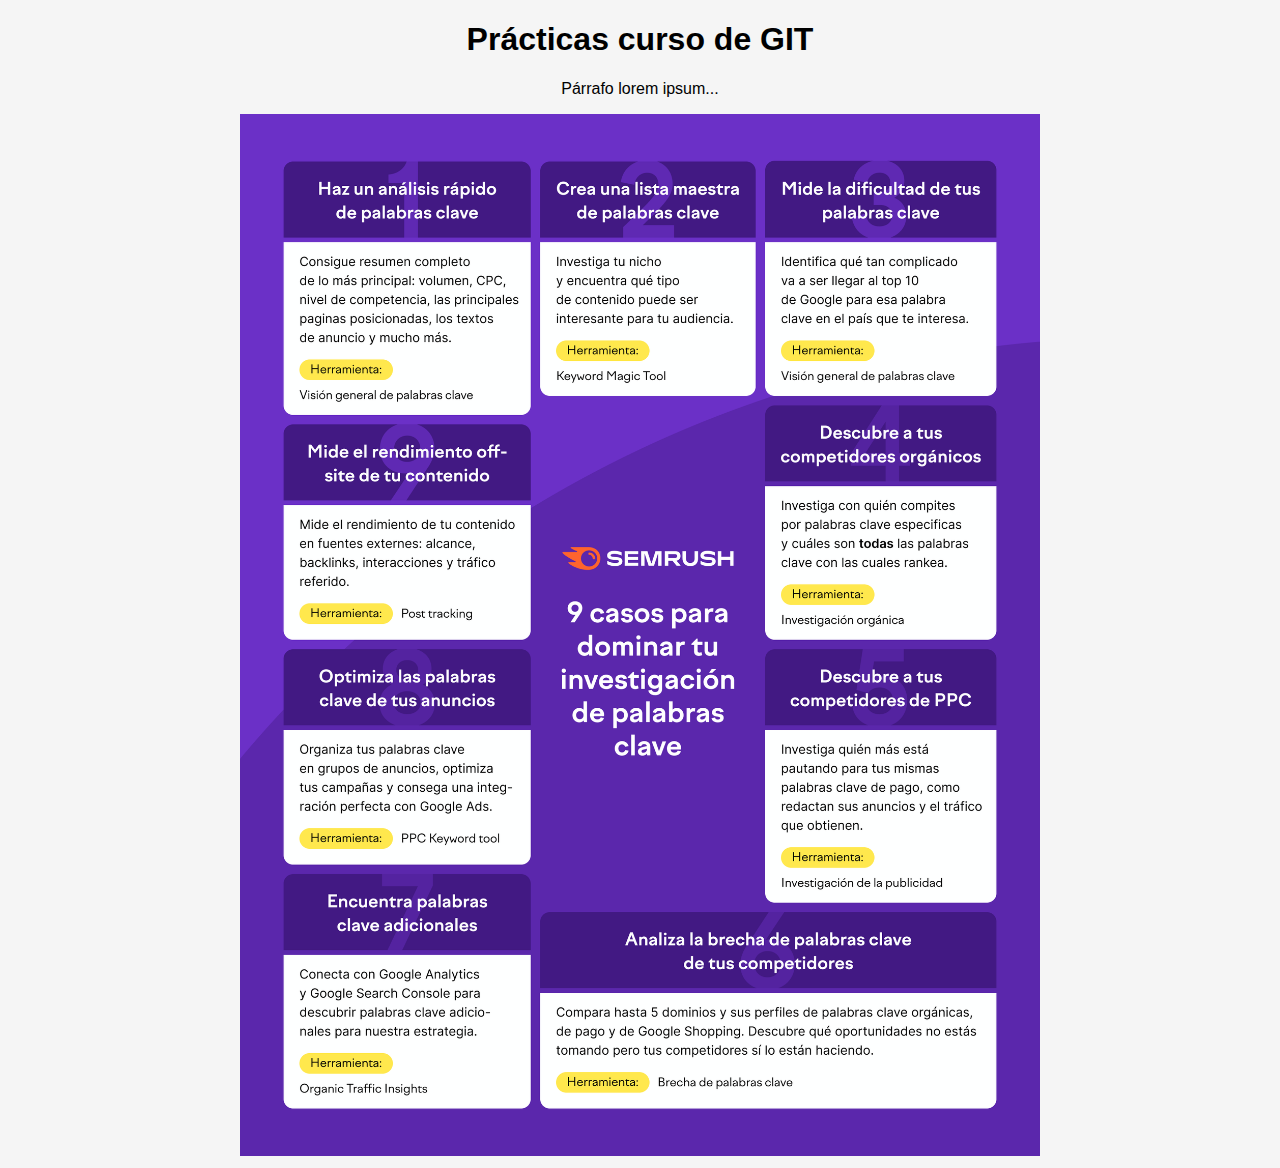
<file: index.htm>
<!DOCTYPE html>
<html lang="es">
<head>
  <meta charset="UTF-8">
  <meta http-equiv="X-UA-Compatible" content="IE=edge">
  <meta name="viewport" content="width=device-width, initial-scale=1.0">
  <title>git-test/index.htm - Prácticas curso de GIT</title>
  <link rel="stylesheet" href="index.css" media="all" />
  <script src="index.js"></script>
</head>
<body>
  <h1>Prácticas curso de GIT</h1>
  <p>Párrafo lorem ipsum...</p>
  <img src="images/semrush-seo-dd.png" alt="Semrush SEO" />
</body>
</html>
</file>
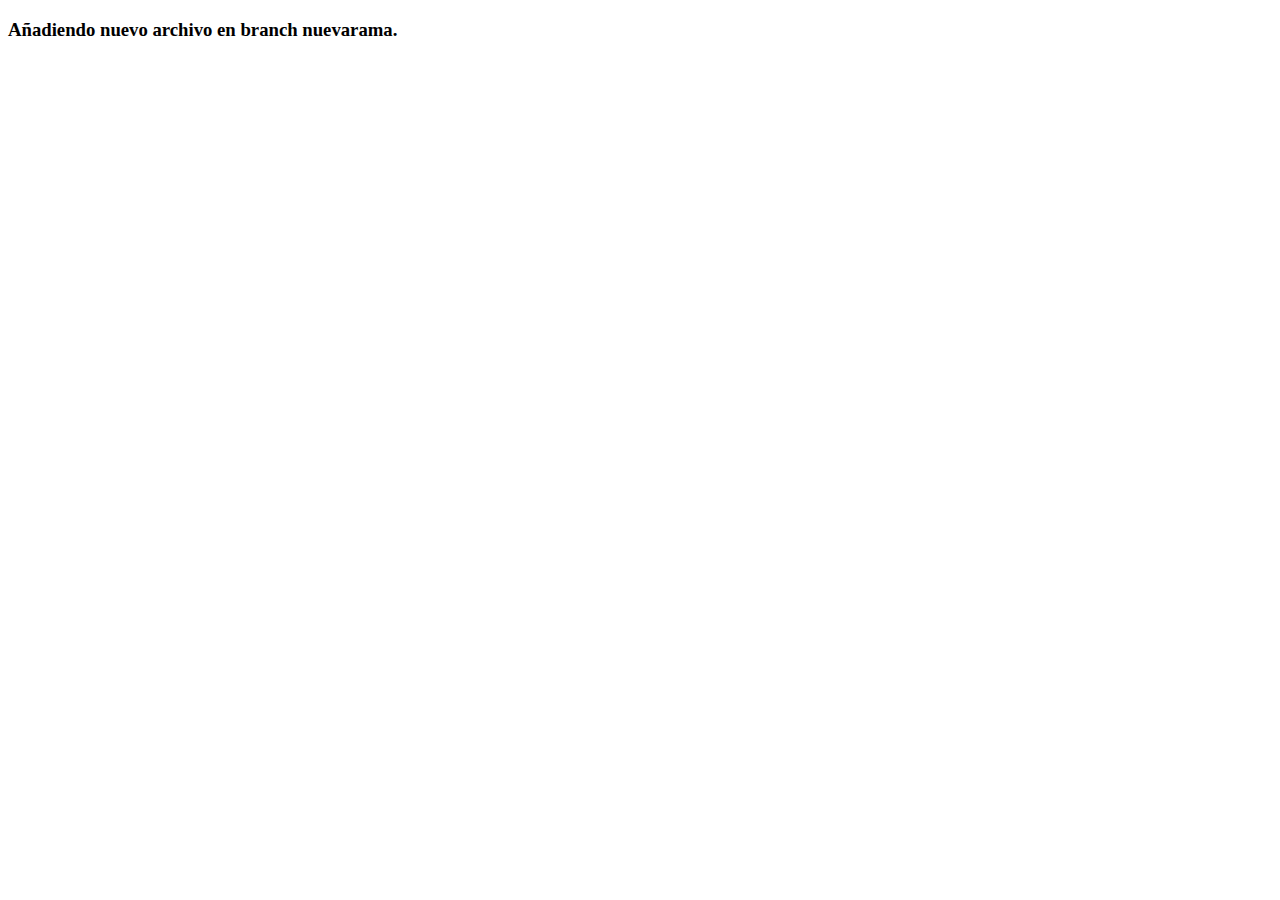
<file: login.htm>
<!DOCTYPE html>
<html lang="en">
<head>
  <meta charset="UTF-8">
  <meta http-equiv="X-UA-Compatible" content="IE=edge">
  <meta name="viewport" content="width=device-width, initial-scale=1.0">
  <title>login.htm : Nuevo archivo</title>
</head>
<body>
  <h3>Añadiendo nuevo archivo en branch nuevarama.</h3>
</body>
</html>
</file>
<file: index.css>
/* Archivo index.css en practicas-git */
body {
  text-align: center;
  font-family: Calibri, sans-serif;
  background-color: #f5f5f5;
}

img {
  max-width: 800px;
  height: auto;
}
</file>
